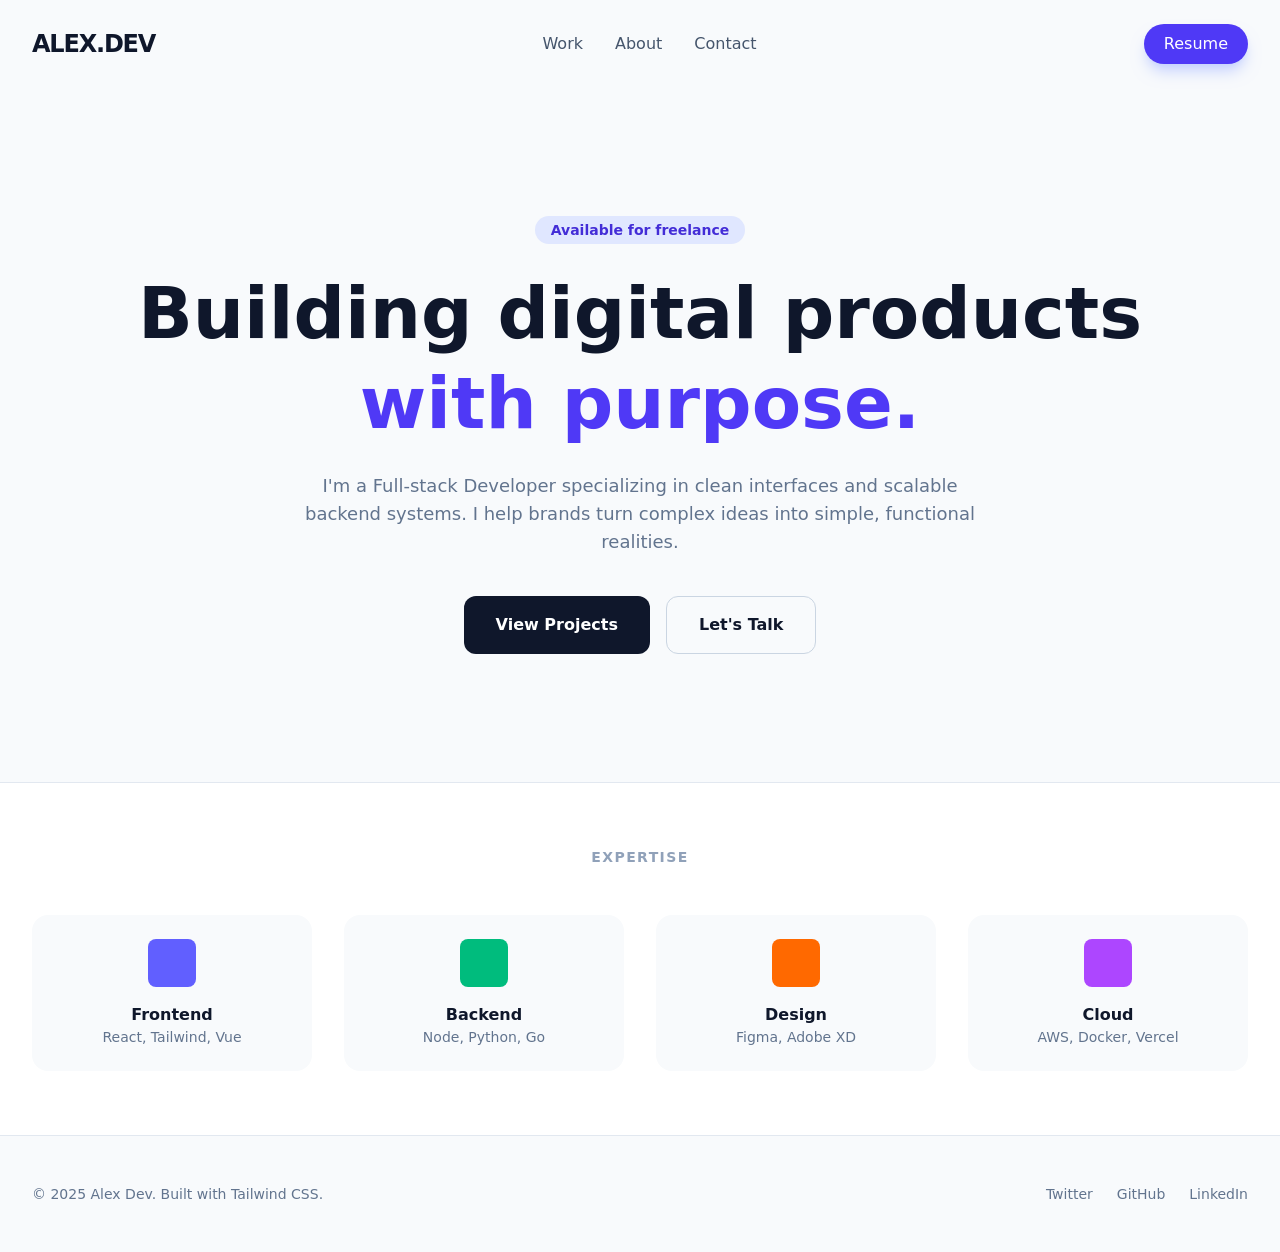
<file: index.html>
<!DOCTYPE html>
<html lang="en">

<head>
    <meta charset="UTF-8">
    <meta name="viewport" content="width=device-width, initial-scale=1.0">
    <title>Portfolio | Creative Developer</title>
    <link rel="stylesheet" href="./output.css">

</head>

<body class="bg-slate-50 text-slate-900 font-sans">

    <nav class="flex justify-between items-center px-8 py-6 max-w-7xl mx-auto">
        <div class="text-2xl font-bold tracking-tighter">ALEX.DEV</div>
        <ul class="hidden md:flex space-x-8 font-medium text-slate-600">
            <li><a href="#" class="hover:text-indigo-600 transition">Work</a></li>
            <li><a href="#" class="hover:text-indigo-600 transition">About</a></li>
            <li><a href="#" class="hover:text-indigo-600 transition">Contact</a></li>
        </ul>
        <button
            class="bg-indigo-600 text-white px-5 py-2 rounded-full hover:bg-indigo-700 transition shadow-lg shadow-indigo-200">
            Resume
        </button>
    </nav>

    <section class="max-w-7xl mx-auto px-8 py-20 lg:py-32 flex flex-col items-center text-center">
        <span class="bg-indigo-100 text-indigo-700 px-4 py-1 rounded-full text-sm font-semibold mb-6">
            Available for freelance
        </span>
        <h1 class="text-5xl lg:text-7xl font-extrabold mb-6 leading-tight">
            Building digital products <br /> <span class="text-indigo-600">with purpose.</span>
        </h1>
        <p class="text-lg text-slate-500 max-w-2xl mb-10">
            I'm a Full-stack Developer specializing in clean interfaces and scalable backend systems. I help brands turn
            complex ideas into simple, functional realities.
        </p>
        <div class="flex space-x-4">
            <button class="bg-slate-900 text-white px-8 py-4 rounded-xl font-bold hover:bg-slate-800 transition">
                View Projects
            </button>
            <button class="border border-slate-300 px-8 py-4 rounded-xl font-bold hover:bg-slate-100 transition">
                Let's Talk
            </button>
        </div>
    </section>

    <section class="bg-white border-y border-slate-200 py-16">
        <div class="max-w-7xl mx-auto px-8">
            <h2 class="text-center text-sm font-bold uppercase tracking-widest text-slate-400 mb-12">Expertise</h2>
            <div class="grid grid-cols-2 md:grid-cols-4 gap-8">
                <div class="flex flex-col items-center p-6 bg-slate-50 rounded-2xl hover:shadow-md transition">
                    <div class="w-12 h-12 bg-indigo-500 rounded-lg mb-4"></div>
                    <h3 class="font-bold">Frontend</h3>
                    <p class="text-sm text-slate-500 text-center">React, Tailwind, Vue</p>
                </div>
                <div class="flex flex-col items-center p-6 bg-slate-50 rounded-2xl hover:shadow-md transition">
                    <div class="w-12 h-12 bg-emerald-500 rounded-lg mb-4"></div>
                    <h3 class="font-bold">Backend</h3>
                    <p class="text-sm text-slate-500 text-center">Node, Python, Go</p>
                </div>
                <div class="flex flex-col items-center p-6 bg-slate-50 rounded-2xl hover:shadow-md transition">
                    <div class="w-12 h-12 bg-orange-500 rounded-lg mb-4"></div>
                    <h3 class="font-bold">Design</h3>
                    <p class="text-sm text-slate-500 text-center">Figma, Adobe XD</p>
                </div>
                <div class="flex flex-col items-center p-6 bg-slate-50 rounded-2xl hover:shadow-md transition">
                    <div class="w-12 h-12 bg-purple-500 rounded-lg mb-4"></div>
                    <h3 class="font-bold">Cloud</h3>
                    <p class="text-sm text-slate-500 text-center">AWS, Docker, Vercel</p>
                </div>
            </div>
        </div>
    </section>

    <footer
        class="max-w-7xl mx-auto px-8 py-12 flex flex-col md:flex-row justify-between items-center text-slate-500 text-sm">
        <p>© 2025 Alex Dev. Built with Tailwind CSS.</p>
        <div class="flex space-x-6 mt-4 md:mt-0">
            <a href="#" class="hover:text-indigo-600">Twitter</a>
            <a href="#" class="hover:text-indigo-600">GitHub</a>
            <a href="#" class="hover:text-indigo-600">LinkedIn</a>
        </div>
    </footer>
</body>

</html>
</file>
<file: output.css>
/*! tailwindcss v4.1.18 | MIT License | https://tailwindcss.com */
@layer properties;
@layer theme, base, components, utilities;
@layer theme {
  :root, :host {
    --font-sans: ui-sans-serif, system-ui, sans-serif, "Apple Color Emoji",
      "Segoe UI Emoji", "Segoe UI Symbol", "Noto Color Emoji";
    --font-mono: ui-monospace, SFMono-Regular, Menlo, Monaco, Consolas, "Liberation Mono",
      "Courier New", monospace;
    --color-orange-500: oklch(70.5% 0.213 47.604);
    --color-emerald-500: oklch(69.6% 0.17 162.48);
    --color-indigo-100: oklch(93% 0.034 272.788);
    --color-indigo-200: oklch(87% 0.065 274.039);
    --color-indigo-500: oklch(58.5% 0.233 277.117);
    --color-indigo-600: oklch(51.1% 0.262 276.966);
    --color-indigo-700: oklch(45.7% 0.24 277.023);
    --color-purple-500: oklch(62.7% 0.265 303.9);
    --color-slate-50: oklch(98.4% 0.003 247.858);
    --color-slate-100: oklch(96.8% 0.007 247.896);
    --color-slate-200: oklch(92.9% 0.013 255.508);
    --color-slate-300: oklch(86.9% 0.022 252.894);
    --color-slate-400: oklch(70.4% 0.04 256.788);
    --color-slate-500: oklch(55.4% 0.046 257.417);
    --color-slate-600: oklch(44.6% 0.043 257.281);
    --color-slate-800: oklch(27.9% 0.041 260.031);
    --color-slate-900: oklch(20.8% 0.042 265.755);
    --color-white: #fff;
    --spacing: 0.25rem;
    --container-2xl: 42rem;
    --container-7xl: 80rem;
    --text-sm: 0.875rem;
    --text-sm--line-height: calc(1.25 / 0.875);
    --text-lg: 1.125rem;
    --text-lg--line-height: calc(1.75 / 1.125);
    --text-2xl: 1.5rem;
    --text-2xl--line-height: calc(2 / 1.5);
    --text-3xl: 1.875rem;
    --text-3xl--line-height: calc(2.25 / 1.875);
    --text-5xl: 3rem;
    --text-5xl--line-height: 1;
    --text-7xl: 4.5rem;
    --text-7xl--line-height: 1;
    --font-weight-medium: 500;
    --font-weight-semibold: 600;
    --font-weight-bold: 700;
    --font-weight-extrabold: 800;
    --tracking-tighter: -0.05em;
    --tracking-widest: 0.1em;
    --leading-tight: 1.25;
    --radius-lg: 0.5rem;
    --radius-xl: 0.75rem;
    --radius-2xl: 1rem;
    --default-transition-duration: 150ms;
    --default-transition-timing-function: cubic-bezier(0.4, 0, 0.2, 1);
    --default-font-family: var(--font-sans);
    --default-mono-font-family: var(--font-mono);
  }
}
@layer base {
  *, ::after, ::before, ::backdrop, ::file-selector-button {
    box-sizing: border-box;
    margin: 0;
    padding: 0;
    border: 0 solid;
  }
  html, :host {
    line-height: 1.5;
    -webkit-text-size-adjust: 100%;
    tab-size: 4;
    font-family: var(--default-font-family, ui-sans-serif, system-ui, sans-serif, "Apple Color Emoji", "Segoe UI Emoji", "Segoe UI Symbol", "Noto Color Emoji");
    font-feature-settings: var(--default-font-feature-settings, normal);
    font-variation-settings: var(--default-font-variation-settings, normal);
    -webkit-tap-highlight-color: transparent;
  }
  hr {
    height: 0;
    color: inherit;
    border-top-width: 1px;
  }
  abbr:where([title]) {
    -webkit-text-decoration: underline dotted;
    text-decoration: underline dotted;
  }
  h1, h2, h3, h4, h5, h6 {
    font-size: inherit;
    font-weight: inherit;
  }
  a {
    color: inherit;
    -webkit-text-decoration: inherit;
    text-decoration: inherit;
  }
  b, strong {
    font-weight: bolder;
  }
  code, kbd, samp, pre {
    font-family: var(--default-mono-font-family, ui-monospace, SFMono-Regular, Menlo, Monaco, Consolas, "Liberation Mono", "Courier New", monospace);
    font-feature-settings: var(--default-mono-font-feature-settings, normal);
    font-variation-settings: var(--default-mono-font-variation-settings, normal);
    font-size: 1em;
  }
  small {
    font-size: 80%;
  }
  sub, sup {
    font-size: 75%;
    line-height: 0;
    position: relative;
    vertical-align: baseline;
  }
  sub {
    bottom: -0.25em;
  }
  sup {
    top: -0.5em;
  }
  table {
    text-indent: 0;
    border-color: inherit;
    border-collapse: collapse;
  }
  :-moz-focusring {
    outline: auto;
  }
  progress {
    vertical-align: baseline;
  }
  summary {
    display: list-item;
  }
  ol, ul, menu {
    list-style: none;
  }
  img, svg, video, canvas, audio, iframe, embed, object {
    display: block;
    vertical-align: middle;
  }
  img, video {
    max-width: 100%;
    height: auto;
  }
  button, input, select, optgroup, textarea, ::file-selector-button {
    font: inherit;
    font-feature-settings: inherit;
    font-variation-settings: inherit;
    letter-spacing: inherit;
    color: inherit;
    border-radius: 0;
    background-color: transparent;
    opacity: 1;
  }
  :where(select:is([multiple], [size])) optgroup {
    font-weight: bolder;
  }
  :where(select:is([multiple], [size])) optgroup option {
    padding-inline-start: 20px;
  }
  ::file-selector-button {
    margin-inline-end: 4px;
  }
  ::placeholder {
    opacity: 1;
  }
  @supports (not (-webkit-appearance: -apple-pay-button))  or (contain-intrinsic-size: 1px) {
    ::placeholder {
      color: currentcolor;
      @supports (color: color-mix(in lab, red, red)) {
        color: color-mix(in oklab, currentcolor 50%, transparent);
      }
    }
  }
  textarea {
    resize: vertical;
  }
  ::-webkit-search-decoration {
    -webkit-appearance: none;
  }
  ::-webkit-date-and-time-value {
    min-height: 1lh;
    text-align: inherit;
  }
  ::-webkit-datetime-edit {
    display: inline-flex;
  }
  ::-webkit-datetime-edit-fields-wrapper {
    padding: 0;
  }
  ::-webkit-datetime-edit, ::-webkit-datetime-edit-year-field, ::-webkit-datetime-edit-month-field, ::-webkit-datetime-edit-day-field, ::-webkit-datetime-edit-hour-field, ::-webkit-datetime-edit-minute-field, ::-webkit-datetime-edit-second-field, ::-webkit-datetime-edit-millisecond-field, ::-webkit-datetime-edit-meridiem-field {
    padding-block: 0;
  }
  ::-webkit-calendar-picker-indicator {
    line-height: 1;
  }
  :-moz-ui-invalid {
    box-shadow: none;
  }
  button, input:where([type="button"], [type="reset"], [type="submit"]), ::file-selector-button {
    appearance: button;
  }
  ::-webkit-inner-spin-button, ::-webkit-outer-spin-button {
    height: auto;
  }
  [hidden]:where(:not([hidden="until-found"])) {
    display: none !important;
  }
}
@layer utilities {
  .mx-auto {
    margin-inline: auto;
  }
  .mt-4 {
    margin-top: calc(var(--spacing) * 4);
  }
  .mb-4 {
    margin-bottom: calc(var(--spacing) * 4);
  }
  .mb-6 {
    margin-bottom: calc(var(--spacing) * 6);
  }
  .mb-10 {
    margin-bottom: calc(var(--spacing) * 10);
  }
  .mb-12 {
    margin-bottom: calc(var(--spacing) * 12);
  }
  .flex {
    display: flex;
  }
  .grid {
    display: grid;
  }
  .hidden {
    display: none;
  }
  .h-12 {
    height: calc(var(--spacing) * 12);
  }
  .w-12 {
    width: calc(var(--spacing) * 12);
  }
  .max-w-2xl {
    max-width: var(--container-2xl);
  }
  .max-w-7xl {
    max-width: var(--container-7xl);
  }
  .grid-cols-2 {
    grid-template-columns: repeat(2, minmax(0, 1fr));
  }
  .flex-col {
    flex-direction: column;
  }
  .items-center {
    align-items: center;
  }
  .justify-between {
    justify-content: space-between;
  }
  .gap-8 {
    gap: calc(var(--spacing) * 8);
  }
  .space-x-4 {
    :where(& > :not(:last-child)) {
      --tw-space-x-reverse: 0;
      margin-inline-start: calc(calc(var(--spacing) * 4) * var(--tw-space-x-reverse));
      margin-inline-end: calc(calc(var(--spacing) * 4) * calc(1 - var(--tw-space-x-reverse)));
    }
  }
  .space-x-6 {
    :where(& > :not(:last-child)) {
      --tw-space-x-reverse: 0;
      margin-inline-start: calc(calc(var(--spacing) * 6) * var(--tw-space-x-reverse));
      margin-inline-end: calc(calc(var(--spacing) * 6) * calc(1 - var(--tw-space-x-reverse)));
    }
  }
  .space-x-8 {
    :where(& > :not(:last-child)) {
      --tw-space-x-reverse: 0;
      margin-inline-start: calc(calc(var(--spacing) * 8) * var(--tw-space-x-reverse));
      margin-inline-end: calc(calc(var(--spacing) * 8) * calc(1 - var(--tw-space-x-reverse)));
    }
  }
  .rounded-2xl {
    border-radius: var(--radius-2xl);
  }
  .rounded-full {
    border-radius: calc(infinity * 1px);
  }
  .rounded-lg {
    border-radius: var(--radius-lg);
  }
  .rounded-xl {
    border-radius: var(--radius-xl);
  }
  .border {
    border-style: var(--tw-border-style);
    border-width: 1px;
  }
  .border-y {
    border-block-style: var(--tw-border-style);
    border-block-width: 1px;
  }
  .border-slate-200 {
    border-color: var(--color-slate-200);
  }
  .border-slate-300 {
    border-color: var(--color-slate-300);
  }
  .bg-emerald-500 {
    background-color: var(--color-emerald-500);
  }
  .bg-indigo-100 {
    background-color: var(--color-indigo-100);
  }
  .bg-indigo-500 {
    background-color: var(--color-indigo-500);
  }
  .bg-indigo-600 {
    background-color: var(--color-indigo-600);
  }
  .bg-orange-500 {
    background-color: var(--color-orange-500);
  }
  .bg-purple-500 {
    background-color: var(--color-purple-500);
  }
  .bg-slate-50 {
    background-color: var(--color-slate-50);
  }
  .bg-slate-900 {
    background-color: var(--color-slate-900);
  }
  .bg-white {
    background-color: var(--color-white);
  }
  .p-6 {
    padding: calc(var(--spacing) * 6);
  }
  .px-4 {
    padding-inline: calc(var(--spacing) * 4);
  }
  .px-5 {
    padding-inline: calc(var(--spacing) * 5);
  }
  .px-8 {
    padding-inline: calc(var(--spacing) * 8);
  }
  .py-1 {
    padding-block: calc(var(--spacing) * 1);
  }
  .py-2 {
    padding-block: calc(var(--spacing) * 2);
  }
  .py-4 {
    padding-block: calc(var(--spacing) * 4);
  }
  .py-6 {
    padding-block: calc(var(--spacing) * 6);
  }
  .py-12 {
    padding-block: calc(var(--spacing) * 12);
  }
  .py-16 {
    padding-block: calc(var(--spacing) * 16);
  }
  .py-20 {
    padding-block: calc(var(--spacing) * 20);
  }
  .text-center {
    text-align: center;
  }
  .font-sans {
    font-family: var(--font-sans);
  }
  .text-2xl {
    font-size: var(--text-2xl);
    line-height: var(--tw-leading, var(--text-2xl--line-height));
  }
  .text-5xl {
    font-size: var(--text-5xl);
    line-height: var(--tw-leading, var(--text-5xl--line-height));
  }
  .text-lg {
    font-size: var(--text-lg);
    line-height: var(--tw-leading, var(--text-lg--line-height));
  }
  .text-sm {
    font-size: var(--text-sm);
    line-height: var(--tw-leading, var(--text-sm--line-height));
  }
  .leading-tight {
    --tw-leading: var(--leading-tight);
    line-height: var(--leading-tight);
  }
  .font-bold {
    --tw-font-weight: var(--font-weight-bold);
    font-weight: var(--font-weight-bold);
  }
  .font-extrabold {
    --tw-font-weight: var(--font-weight-extrabold);
    font-weight: var(--font-weight-extrabold);
  }
  .font-medium {
    --tw-font-weight: var(--font-weight-medium);
    font-weight: var(--font-weight-medium);
  }
  .font-semibold {
    --tw-font-weight: var(--font-weight-semibold);
    font-weight: var(--font-weight-semibold);
  }
  .tracking-tighter {
    --tw-tracking: var(--tracking-tighter);
    letter-spacing: var(--tracking-tighter);
  }
  .tracking-widest {
    --tw-tracking: var(--tracking-widest);
    letter-spacing: var(--tracking-widest);
  }
  .text-indigo-600 {
    color: var(--color-indigo-600);
  }
  .text-indigo-700 {
    color: var(--color-indigo-700);
  }
  .text-slate-400 {
    color: var(--color-slate-400);
  }
  .text-slate-500 {
    color: var(--color-slate-500);
  }
  .text-slate-600 {
    color: var(--color-slate-600);
  }
  .text-slate-900 {
    color: var(--color-slate-900);
  }
  .text-white {
    color: var(--color-white);
  }
  .uppercase {
    text-transform: uppercase;
  }
  .shadow-lg {
    --tw-shadow: 0 10px 15px -3px var(--tw-shadow-color, rgb(0 0 0 / 0.1)), 0 4px 6px -4px var(--tw-shadow-color, rgb(0 0 0 / 0.1));
    box-shadow: var(--tw-inset-shadow), var(--tw-inset-ring-shadow), var(--tw-ring-offset-shadow), var(--tw-ring-shadow), var(--tw-shadow);
  }
  .shadow-indigo-200 {
    --tw-shadow-color: oklch(87% 0.065 274.039);
    @supports (color: color-mix(in lab, red, red)) {
      --tw-shadow-color: color-mix(in oklab, var(--color-indigo-200) var(--tw-shadow-alpha), transparent);
    }
  }
  .transition {
    transition-property: color, background-color, border-color, outline-color, text-decoration-color, fill, stroke, --tw-gradient-from, --tw-gradient-via, --tw-gradient-to, opacity, box-shadow, transform, translate, scale, rotate, filter, -webkit-backdrop-filter, backdrop-filter, display, content-visibility, overlay, pointer-events;
    transition-timing-function: var(--tw-ease, var(--default-transition-timing-function));
    transition-duration: var(--tw-duration, var(--default-transition-duration));
  }
  .hover\:bg-indigo-700 {
    &:hover {
      @media (hover: hover) {
        background-color: var(--color-indigo-700);
      }
    }
  }
  .hover\:bg-slate-100 {
    &:hover {
      @media (hover: hover) {
        background-color: var(--color-slate-100);
      }
    }
  }
  .hover\:bg-slate-800 {
    &:hover {
      @media (hover: hover) {
        background-color: var(--color-slate-800);
      }
    }
  }
  .hover\:text-indigo-600 {
    &:hover {
      @media (hover: hover) {
        color: var(--color-indigo-600);
      }
    }
  }
  .hover\:shadow-md {
    &:hover {
      @media (hover: hover) {
        --tw-shadow: 0 4px 6px -1px var(--tw-shadow-color, rgb(0 0 0 / 0.1)), 0 2px 4px -2px var(--tw-shadow-color, rgb(0 0 0 / 0.1));
        box-shadow: var(--tw-inset-shadow), var(--tw-inset-ring-shadow), var(--tw-ring-offset-shadow), var(--tw-ring-shadow), var(--tw-shadow);
      }
    }
  }
  .md\:mt-0 {
    @media (width >= 48rem) {
      margin-top: calc(var(--spacing) * 0);
    }
  }
  .md\:flex {
    @media (width >= 48rem) {
      display: flex;
    }
  }
  .md\:grid-cols-4 {
    @media (width >= 48rem) {
      grid-template-columns: repeat(4, minmax(0, 1fr));
    }
  }
  .md\:flex-row {
    @media (width >= 48rem) {
      flex-direction: row;
    }
  }
  .lg\:py-32 {
    @media (width >= 64rem) {
      padding-block: calc(var(--spacing) * 32);
    }
  }
  .lg\:text-7xl {
    @media (width >= 64rem) {
      font-size: var(--text-7xl);
      line-height: var(--tw-leading, var(--text-7xl--line-height));
    }
  }
}
@property --tw-space-x-reverse {
  syntax: "*";
  inherits: false;
  initial-value: 0;
}
@property --tw-border-style {
  syntax: "*";
  inherits: false;
  initial-value: solid;
}
@property --tw-leading {
  syntax: "*";
  inherits: false;
}
@property --tw-font-weight {
  syntax: "*";
  inherits: false;
}
@property --tw-tracking {
  syntax: "*";
  inherits: false;
}
@property --tw-shadow {
  syntax: "*";
  inherits: false;
  initial-value: 0 0 #0000;
}
@property --tw-shadow-color {
  syntax: "*";
  inherits: false;
}
@property --tw-shadow-alpha {
  syntax: "<percentage>";
  inherits: false;
  initial-value: 100%;
}
@property --tw-inset-shadow {
  syntax: "*";
  inherits: false;
  initial-value: 0 0 #0000;
}
@property --tw-inset-shadow-color {
  syntax: "*";
  inherits: false;
}
@property --tw-inset-shadow-alpha {
  syntax: "<percentage>";
  inherits: false;
  initial-value: 100%;
}
@property --tw-ring-color {
  syntax: "*";
  inherits: false;
}
@property --tw-ring-shadow {
  syntax: "*";
  inherits: false;
  initial-value: 0 0 #0000;
}
@property --tw-inset-ring-color {
  syntax: "*";
  inherits: false;
}
@property --tw-inset-ring-shadow {
  syntax: "*";
  inherits: false;
  initial-value: 0 0 #0000;
}
@property --tw-ring-inset {
  syntax: "*";
  inherits: false;
}
@property --tw-ring-offset-width {
  syntax: "<length>";
  inherits: false;
  initial-value: 0px;
}
@property --tw-ring-offset-color {
  syntax: "*";
  inherits: false;
  initial-value: #fff;
}
@property --tw-ring-offset-shadow {
  syntax: "*";
  inherits: false;
  initial-value: 0 0 #0000;
}
@layer properties {
  @supports ((-webkit-hyphens: none) and (not (margin-trim: inline))) or ((-moz-orient: inline) and (not (color:rgb(from red r g b)))) {
    *, ::before, ::after, ::backdrop {
      --tw-space-x-reverse: 0;
      --tw-border-style: solid;
      --tw-leading: initial;
      --tw-font-weight: initial;
      --tw-tracking: initial;
      --tw-shadow: 0 0 #0000;
      --tw-shadow-color: initial;
      --tw-shadow-alpha: 100%;
      --tw-inset-shadow: 0 0 #0000;
      --tw-inset-shadow-color: initial;
      --tw-inset-shadow-alpha: 100%;
      --tw-ring-color: initial;
      --tw-ring-shadow: 0 0 #0000;
      --tw-inset-ring-color: initial;
      --tw-inset-ring-shadow: 0 0 #0000;
      --tw-ring-inset: initial;
      --tw-ring-offset-width: 0px;
      --tw-ring-offset-color: #fff;
      --tw-ring-offset-shadow: 0 0 #0000;
    }
  }
}
</file>
